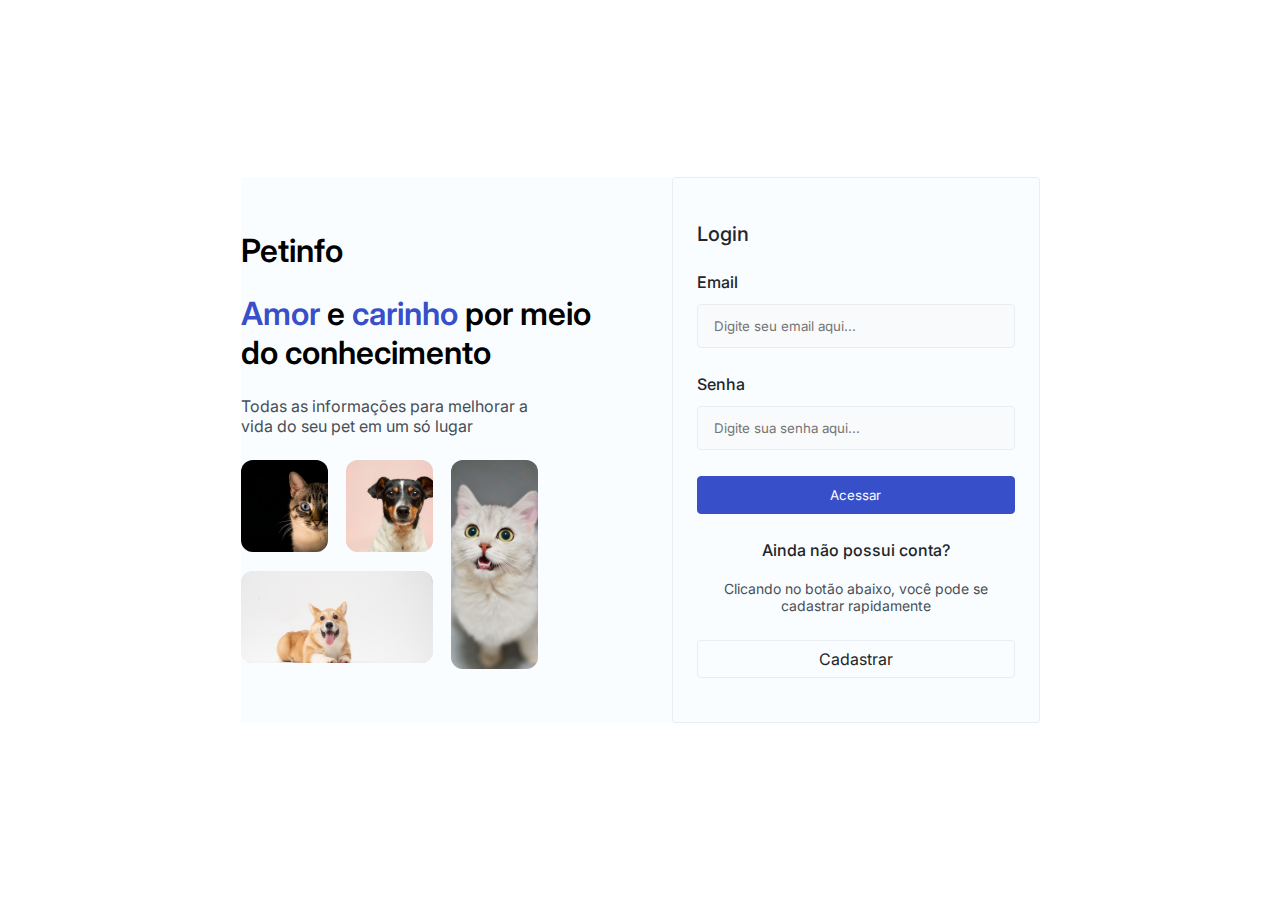
<file: index.html>
<!DOCTYPE html>

<html lang="pt-br">

<head>

    <meta charset="UTF-8">

    <meta http-equiv="X-UA-Compatible" content="IE=edge">

    <meta name="viewport" content="width=device-width, initial-scale=1.0">

    <!-- Global CSS -->
    <link rel="stylesheet" href="styles/globalStyles.css">
    <link rel="stylesheet" href="styles/titles.css">
    <link rel="stylesheet" href="styles/texts.css">
    <link rel="stylesheet" href="styles/form.css">
    <link rel="stylesheet" href="styles/spinner.css">

    <!-- Local CSS -->
    <link rel="stylesheet" href="pages/login/main.css">
    <link rel="stylesheet" href="pages/login/site-info.css">
    <link rel="stylesheet" href="pages/login/login-photos-container.css">
    <link rel="stylesheet" href="pages/login/login.css">
    <link rel="stylesheet" href="pages/login/login-form.css">
    <link rel="stylesheet" href="pages/login/login-register-container.css">
    
    <!-- Javascripts -->
    <script defer src="pages/login/form.js" type="module"></script>
    <script defer src="pages/login/login-localStorage.js" type="module"></script>

    <title>Petinfo - Login</title>

</head>

<body>

    <main class="main-container">

        <section class="site-info">
            <h1>Petinfo</h1>
            <h2><span class="brand100-text">Amor</span> e <span class="brand100-text">carinho</span> por meio do conhecimento</h2>
            <p class="description">Todas as informações para melhorar a vida do seu pet em um só lugar</p>

            <div class="photo-container">
                <div class="photos-1">
                    <div class="photos-1-container">
                        <img src="src/images/cat-1.svg" alt="gato">
                        <img src="src/images/dog-1.svg" alt="cão">
                    </div>
                    <img src="src/images/dog-2.svg" alt="cão">
                </div>

                <img src="src/images/cat-2.svg" alt="gato">
            </div>

        </section>

        <section class="login">

            <form class="account-form">
                <h4>Login</h4>

                <label for="email">Email</label>
                <input required="true" type="text" class="form-input email-input" name="input-form" id="email" placeholder="Digite seu email aqui...">
                <span class="alert100-text alert-span wrong-email">O email não está registrado</span>

                <label for="password">Senha</label>
                <input required="true" type="password" class="form-input password-input" name="input-form" id="password" placeholder="Digite sua senha aqui...">
                <span class="alert100-text alert-span wrong-password">A senha está incorreta</span>

                <button class="login-button" type="submit">Acessar</button>
            </form>

            <section class="register-container">
                <h5>Ainda não possui conta?</h5>
                <small>Clicando no botão abaixo, você pode se cadastrar rapidamente</small>
                <a class="register-link" href="pages/register/register.html" target="_self">Cadastrar</a> 
            </section>

        </section>
    </main>

</body>

</html>
</file>
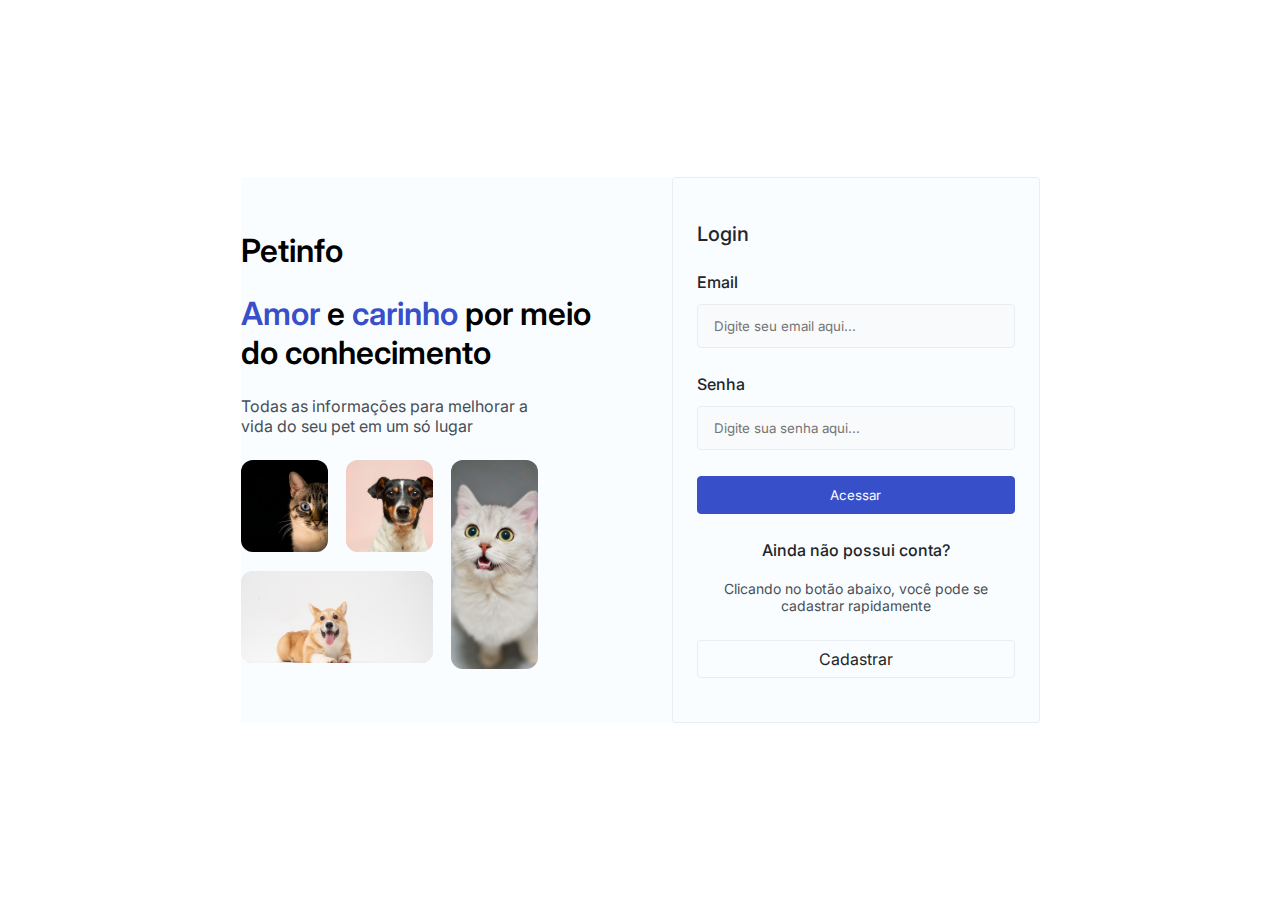
<file: home.html>
<!DOCTYPE html>

<html lang="pt-br">

<head>

    <meta charset="UTF-8">

    <meta http-equiv="X-UA-Compatible" content="IE=edge">

    <meta name="viewport" content="width=device-width, initial-scale=1.0">

    <!-- Global CSS -->
    <link rel="stylesheet" href="../../styles/globalStyles.css">
    <link rel="stylesheet" href="../../styles/titles.css">
    <link rel="stylesheet" href="../../styles/texts.css">
    <link rel="stylesheet" href="../../styles/form.css">
    <link rel="stylesheet" href="../../styles/modal.css">
    <link rel="stylesheet" href="../../styles/modal-buttons.css">
    <link rel="stylesheet" href="../../styles/pop-up.css">

    <!-- Local CSS -->
    <link rel="stylesheet" href="pages/home/home-body.css">
    <link rel="stylesheet" href="pages/home/home-header.css">
    <link rel="stylesheet" href="pages/home/navigation.css">
    <link rel="stylesheet" href="pages/home/dropdown.css">
    <link rel="stylesheet" href="pages/home/home-avatar-form.css">
    <link rel="stylesheet" href="pages/home/new-post.css">
    <link rel="stylesheet" href="pages/home/home-post.css">
    <link rel="stylesheet" href="pages/home/edit-delete.css">
    <link rel="stylesheet" href="pages/home/delete-modal.css">
    <link rel="stylesheet" href="pages/home/full-post-modal.css">

    <!-- Javascript -->
    <script defer src="pages/home/check-storage.js" type="module"></script>
    <script defer src="pages/home/user-button-events.js" type="module"></script>
    <script defer src="pages/home/home-create-post.js" type="module"></script>
    <script defer src="pages/home/home-render-post.js" type="module"></script>
    <script defer src="pages/home/postEvents.js" type="module"></script>

    <title>Document</title>

</head>

<body>

    <div class="container">
    <header class="site-header">
        <h3>Petinfo</h3>
        <nav class="user-nav">
            <button class="new-post">Criar publicação</button>
            <div class="avatar-dropdown">
                <button class="profile-button"><img class="avatar"></button>
                <span class="dropdown-container">
                </span>
            </div>
        </nav>
    </header>

    <main class="post-container">
        <h4>Feed</h4>
        <ul class="post-list"></ul>
    </main>

    </div>
</body>

</html>
</file>
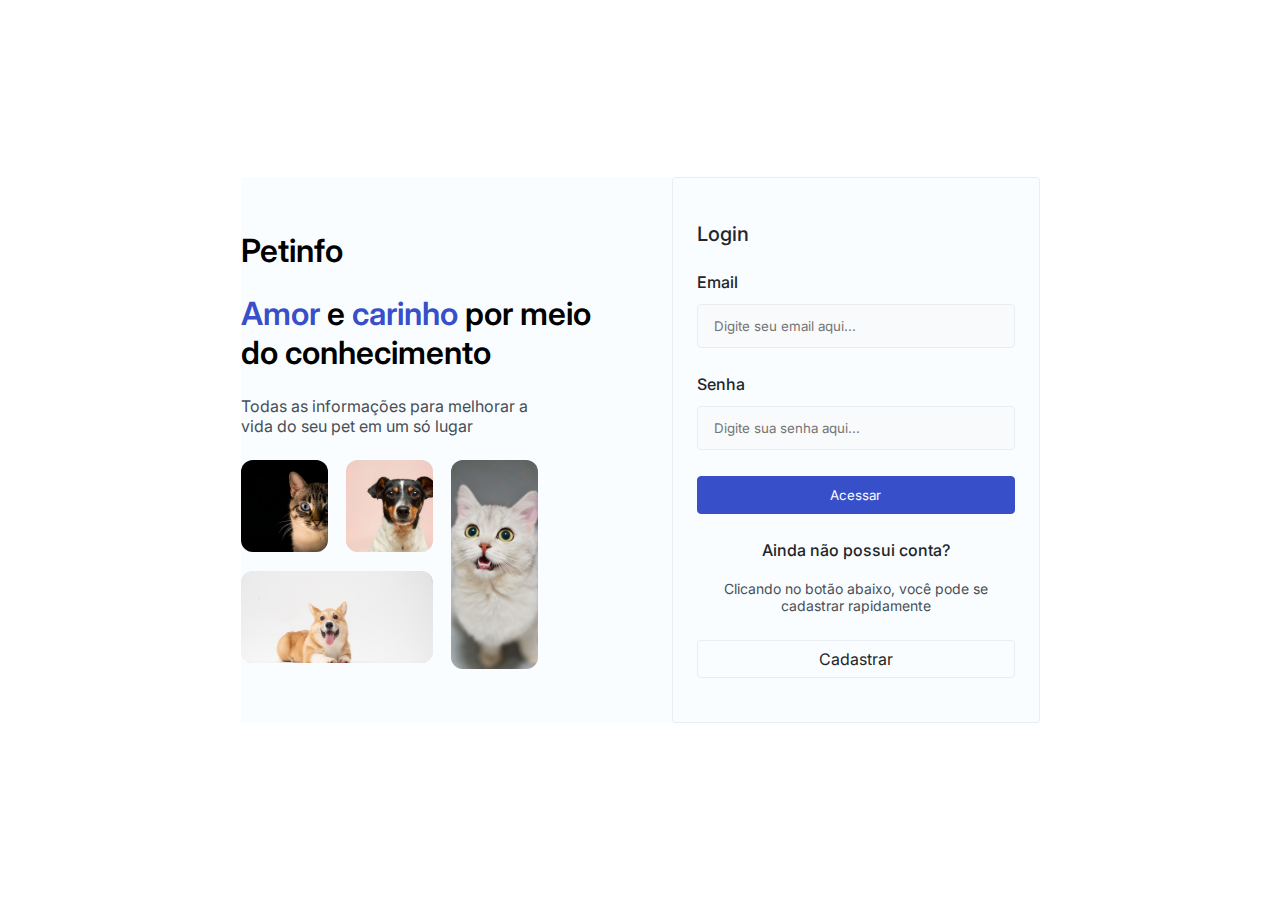
<file: pages/home/home.html>
<!DOCTYPE html>

<html lang="pt-br">

<head>

    <meta charset="UTF-8">

    <meta http-equiv="X-UA-Compatible" content="IE=edge">

    <meta name="viewport" content="width=device-width, initial-scale=1.0">

    <!-- Global CSS -->
    <link rel="stylesheet" href="../../styles/globalStyles.css">
    <link rel="stylesheet" href="../../styles/titles.css">
    <link rel="stylesheet" href="../../styles/texts.css">
    <link rel="stylesheet" href="../../styles/form.css">
    <link rel="stylesheet" href="../../styles/modal.css">
    <link rel="stylesheet" href="../../styles/modal-buttons.css">
    <link rel="stylesheet" href="../../styles/pop-up.css">

    <!-- Local CSS -->
    <link rel="stylesheet" href="home-body.css">
    <link rel="stylesheet" href="home-header.css">
    <link rel="stylesheet" href="navigation.css">
    <link rel="stylesheet" href="dropdown.css">
    <link rel="stylesheet" href="home-avatar-form.css">
    <link rel="stylesheet" href="new-post.css">
    <link rel="stylesheet" href="home-post.css">
    <link rel="stylesheet" href="edit-delete.css">
    <link rel="stylesheet" href="delete-modal.css">
    <link rel="stylesheet" href="full-post-modal.css">

    <!-- Javascript -->
    <script defer src="check-storage.js" type="module"></script>
    <script defer src="user-button-events.js" type="module"></script>
    <script defer src="home-create-post.js" type="module"></script>
    <script defer src="home-render-post.js" type="module"></script>
    <script defer src="postEvents.js" type="module"></script>

    <title>Document</title>

</head>

<body>

    <div class="container">
    <header class="site-header">
        <h3>Petinfo</h3>
        <nav class="user-nav">
            <button class="new-post">Criar publicação</button>
            <div class="avatar-dropdown">
                <button class="profile-button"><img class="avatar"></button>
                <span class="dropdown-container">
                </span>
            </div>
        </nav>
    </header>

    <main class="post-container">
        <h4>Feed</h4>
        <ul class="post-list"></ul>
    </main>

    </div>
</body>

</html>
</file>
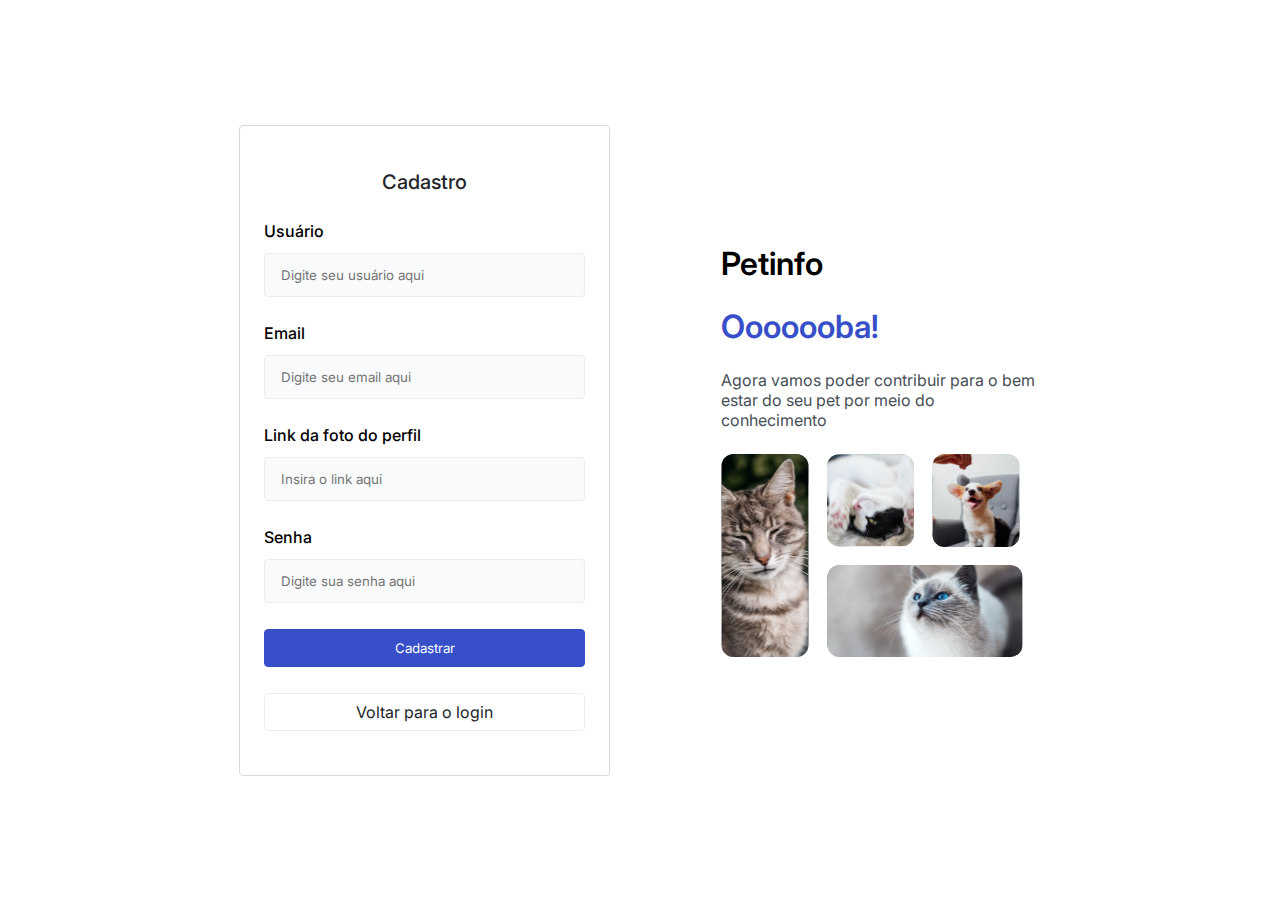
<file: pages/register/register.html>
<!DOCTYPE html>

<html lang="pt-br">

<head>

    <meta charset="UTF-8">

    <meta http-equiv="X-UA-Compatible" content="IE=edge">

    <meta name="viewport" content="width=device-width, initial-scale=1.0">

    <!-- Global CSS -->
    <link rel="stylesheet" href="../../styles/globalStyles.css">
    <link rel="stylesheet" href="../../styles/titles.css">
    <link rel="stylesheet" href="../../styles/texts.css">
    <link rel="stylesheet" href="../../styles/form.css">
    <link rel="stylesheet" href="../../styles/pop-up.css">

    <!-- Local CSS -->
    <link rel="stylesheet" href="register-body.css">
    <link rel="stylesheet" href="register-container.css">
    <link rel="stylesheet" href="register-main.css">
    <link rel="stylesheet" href="register-form.css">
    <link rel="stylesheet" href="candy-container.css">
    <link rel="stylesheet" href="register-photos-container.css">

    <!-- Javascript -->
    <script defer src="register-form.js" type="module"></script>

    <title>Document</title>

</head>

<body>

    <section class="container">

    <main class="register-main">
        <h4>Cadastro</h4>

        <form id="register-form">
            <label class="labels" for="username">Usuário</label>
            <input required="true" name="input-form" class="username-input" type="text" placeholder="Digite seu usuário aqui" id="username">
            
            <label class="labels" for="email">Email</label>
            <input required="true" name="input-form" class="email-input" type="email" placeholder="Digite seu email aqui" id="email">

            <label class="labels" for="avatar">Link da foto do perfil</label>
            <input required="true" name="input-form" class="avatar-input" type="url" placeholder="Insira o link aqui" id="avatar">

            <label class="labels" for="password">Senha</label>
            <input required="true" name="input-form" class="password-input" type="password" placeholder="Digite sua senha aqui" id="password">

            <button class="submit-register" type="submit" form="register-form">Cadastrar</button>
        </form>

        <a class="login-anchor" href="../../index.html" target="_self">Voltar para o login</a>
    </main>

    <div class="candy-container">
        <h1>Petinfo</h1>

        <h2><span class="brand100-text">Ooooooba!</span></h2>

        <p>Agora vamos poder contribuir para o bem estar do seu pet por meio do conhecimento</p>

        <section class="photos-container">
            <img src="../../src/images/cat-3.svg" alt="gato">

            <div class="side-container">
                <div class="pair-photos">
                    <img src="../../src/images/cat-4.svg" alt="gato">
                    <img src="../../src/images/dog-3.svg" alt="cão">
                </div>
                <img src="../../src/images/cat-5.svg" alt="gato">
            </div>
        </section>
    </div>

    </section>
    
</body>

</html>
</file>
<file: styles/globalStyles.css>
@import url('https://fonts.googleapis.com/css2?family=Inter:wght@100;200;300;400;500;600;700;800;900&display=swap');

* {
  margin: 0;
  padding: 0;
  box-sizing: border-box;
  font-family: "Inter", "sans-serif";
}

html {
  height: 100%;
}

:root {
  --brand100: hsl(230, 57%, 50%);
  --brand200: hsl(230, 68%, 54%);
  --grey100: hsl(210, 11%, 15%);
  --grey200: hsl(210, 10%, 23%);
  --grey300: hsl(210, 9%, 31%);
  --grey400: hsl(210, 7%, 56%);
  --grey500: hsl(210, 11%, 71%);
  --grey600: hsl(210, 16%, 93%);
  --grey700: hsl(210, 17%, 95%);
  --grey800: hsl(210, 17%, 98%);
  --grey900: hsl(200, 100%, 99%);
  --grey-background: hsla(0, 0%, 12%, 0.5);
  --alert100: hsl(349, 57%, 50%);
  --alert200: hsl(349, 69%, 55%);
  --sucess100: hsl(162, 88%, 26%);

  --font-size-1: 2rem; /* 32px */
  --font-size-2: 1.5rem; /* 24px */
  --font-size-3: 1.25rem; /* 20px */
  --font-size-4: 1rem; /* 16px */
  --font-size-5: 0.875rem; /* 14px */

  --font-weight-1: 700;
  --font-weight-2: 600;
  --font-weight-3: 500;
  --font-weight-4: 400;

  --radius-16: 1rem;
  --radius-8: 0.5rem;
  --radius-4: 0.25rem;
}

button {
  cursor: pointer;
}
</file>
<file: styles/titles.css>
h1 {
    font-size: var(--font-size-1);
    font-weight: var(--font-weight-2);
    color: var(--gray100);
}

h2 {
    font-size: var(--font-size-1);
    font-weight: var(--font-weight-2);
    color: var(--gray100);
}

h3 {
    font-size: var(--font-size-2);
    font-weight: var(--font-weight-2);
    color: var(--gray100);
}

h4 {
    font-size: var(--font-size-3);
    font-weight: var(--font-weight-3);
    color: var(--grey100);
}

h5 {
    font-size: var(--font-size-4);
    font-weight: var(--font-weight-3);
    color: var(--grey100);
}

h6 {
    font-size: var(--font-size-5);
    font-weight: var(--font-weight-3);
    color: var(--gray100);
}
</file>
<file: styles/texts.css>
.brand100-text {
    color: var(--brand100);
}

.alert100-text {
    color: var(--alert100);
}

p {
    color: var(--grey300);
    font-size: var(--font-size-4);
    font-weight: var(--font-weight-4);
}

small {
    color: var(--grey300);
    font-size: var(--font-size-5);
    font-weight: var(--font-weight-4);
}
</file>
<file: styles/form.css>
label {
    font-size: var(--font-size-4);
    font-weight: var(--font-weight-3);
}

input {
    height: 44px;
    padding: 0px 16px;
    background-color: var(--grey800);
    border: 1px solid var(--grey600);
    border-radius: var(--radius-4);
}

textarea {
    padding: 10px 16px;
    background-color: var(--grey800);
    border: 1px solid var(--grey600);
    border-radius: var(--radius-4);
}

.wrong-input {
    border-color: var(--alert100);
}
</file>
<file: styles/spinner.css>
.main-container-spinner {
    width: 20px;
    height: 20px;
    border-top: 3px solid var(--grey500);
    border-right: 3px solid transparent;
    border-left: 3px solid transparent;
    border-bottom: 3px solid var(--grey500);
    border-radius: 50%;
    animation-name: spinner;
    animation-duration: 3000ms;
    animation-iteration-count: infinite;
}

@keyframes spinner {
    0% {
        transform: rotate(0deg);
      }
      100% {
        transform: rotate(360deg);
      }
}
</file>
<file: pages/login/main.css>
body {
    height: 100%;
    display: flex;
    justify-content: center;
    align-items: center;
}

main {
    background-color: var(--grey900);
    display: flex;
    flex-direction: row;
    align-items: center;
    gap: 40px;
}
</file>
<file: pages/login/site-info.css>
.site-info {
    width: 391px;
    display: flex;
    flex-direction: column;
    gap: 24px;
}

.description {
    width: 320px;
}
</file>
<file: pages/login/login-photos-container.css>
.photo-container {
    display: flex;
    flex-direction: row;
    gap: 18px;
}

.photos-1-container {
    display: flex;
    gap: 18px;
}

.photos-1 {
    display: flex;
    flex-direction: column;
    gap: 19px;
}
</file>
<file: pages/login/login.css>
.login {
    width: 368px;
    position: relative;
    padding: 44px 24px;
    background-color: var(--grey900);
    border: 1px solid var(--grey600);
    border-radius: var(--radius-4);
    display: flex;
    flex-direction: column;
}

label {
    font-size: var(--font-size-4);
    font-weight: var(--font-weight-3);
    color: var(--grey100);
}
</file>
<file: pages/login/login-form.css>
.account-form {
    display: flex;
    flex-direction: column;
}

label {
    margin-top: 26px;
}

input {
    margin-top: 12px;
}

.alert-span {
    font-size: var(--font-size-5);
    font-weight: var(--font-weight-4);
    margin-top: 12px;
}

.wrong-email, .wrong-password {
    display: none;
}

.login-button {
    display: flex;
    justify-content: center;
    align-items: center;
    height: 38px;
    margin-top: 26px;
    color: var(--grey900);
    background-color: var(--brand100);
    border: 1px solid var(--brand100);
    border-radius: var(--radius-4);
    padding: 0px 16px;
}
</file>
<file: pages/login/login-register-container.css>
.register-container {
    display: flex;
    flex-direction: column;
    justify-content: center;
    align-items: center;
    text-align: center;
    margin-top: 26px;
    gap: 20px;
}

.register-link {
    width: 100%;
    height: 38px;
    margin-top: 6px;
    text-decoration: none;
    color: var(--grey100);
    border: 1px solid var(--grey600);
    border-radius: var(--radius-4);
    display: flex;
    align-items: center;
    justify-content: center;
}
</file>
<file: styles/modal.css>
.modal-background {
    width: 100%;
    height: 100%;
    position: fixed;
    padding-top: 5rem;
    background-color: var(--grey-background);
    top: 0;
    left: 0;
}

.modal-container {
    width: 800px;
    display: flex;
    flex-direction: column;
    position: relative;
    margin: 0 auto;
    background-color: var(--grey900);
    padding: 32px 24px;
    border-radius: var(--radius-8);
}

.modal-header {
    display: flex;
    flex-direction: row;
    justify-content: space-between;
    align-items: center;
    margin-bottom: 80px;
}

.close-modal {
    height: 32px;
    background-color: hsla(210, 16%, 93%, 1);
    border: 1px solid hsla(210, 16%, 93%, 1);
    border-radius: var(--radius-4);
    padding: 4px 14px;
    color: hsla(210, 7%, 56%, 1);
}
</file>
<file: styles/modal-buttons.css>
.button-container {
    display: flex;
    gap: 16px;
    justify-content: end;
}

.confirm {
    height: 38px;
    padding: 0px 16px;
    background-color: var(--brand100);
    border: 1px solid var(--brand100);
    border-radius: var(--radius-4);
    color: var(--grey900);
}


.alert {
    height: 38px;
    padding: 0px 16px;
    background-color: var(--alert100);
    border: 1px solid var(--alert100);
    border-radius: var(--radius-4);
    color: var(--grey900);
}

.cancel {
    height: 38px;
    padding: 0px 16px;
    background-color: var(--grey600);
    border: 1px solid var(--grey600);
    border-radius: var(--radius-4);
    color: var(--grey400);
}
</file>
<file: styles/pop-up.css>
.pop-up {
    max-width: 300px;
    display: flex;
    flex-direction: column;
    position: fixed;
    right: 15px;
    animation-name: showHidePopUp;
    animation-duration: 5000ms;
    animation-timing-function: ease-in-out;
    box-shadow: 0px 4px 30px -12px rgba(0, 0, 0, 0.1);
    border-radius: var(--radius-4);
    background-color: var(--grey900);
    gap: 17px;
    padding: 21px 32px;
}

@keyframes showHidePopUp {
    0% { bottom: -300px }
    25% { bottom: 28px }
    50% { bottom: 28px }
    75% { bottom: 28px}
    100% { bottom: -300px}
}

.pop-up-header {
    display: flex;
    flex-direction: row;
    align-items: center;
    gap: 12px;
}

.check-container, .x-container {
    display: flex;
    align-items: center;
    justify-content: center;
    width: 24px;
    height: 24px;
    border-radius: 100%;
}

.check-container {
    background-color: green;
}

.x-container {
    background-color: red;
}

.check-mark, .x-mark {
    width: 15px;
    height: 15px;
}
</file>
<file: pages/home/home-body.css>
html {
    height: 100%;
}

body {
    height: 100%;
}

.container {
    width: 800px;
    display: flex;
    flex-direction: column;
    justify-content: center;
    margin: 0 auto;
    padding: 64px 0px;
}
</file>
<file: pages/home/home-header.css>
.site-header {
    display: flex;
    align-items: center;
    justify-content: space-between;
}

.avatar {
    width: 41px;
    height: 41px;
    border-radius: 100%;
    border: 1px solid var(--brand100);
}
</file>
<file: pages/home/navigation.css>
.user-nav {
    max-width: 300px;
    display: flex;
    align-items: center;
    gap: 12px;
}

.new-post {
    height: 41px;
    color: var(--grey900);
    background-color: var(--brand100);
    border: 1px solid var(--brand100);
    border-radius: var(--radius-4);
    padding: 0px 16px;
}
</file>
<file: pages/home/dropdown.css>
.profile-button {
    width: 41px;
    height: 41px;
    border-radius: 100%;
    display: flex;
    align-items: center;
    justify-content: center;
    box-sizing: border-box;
}

.avatar-dropdown {
    position: relative;
}

.dropdown-container {
    display: flex;
    flex-direction: column;
    align-items: flex-end;
    position: absolute;
    right: 0;
}

.dropdown {
    min-width: 150px;
    display: flex;
    flex-direction: column;
    margin-top: 5px;
    list-style: none;
    overflow: hidden;
    text-align: center;
}

.dropdown-item {
    width: 100%;
    padding: 5px;
    cursor: pointer;
    border: 1px solid var(--grey600);
    border-radius: var(--radius-4);
    background-color: var(--grey900);
}

.dropdown-item:hover {
    transition: 0.2s;
    background-color: var(--grey400);
}
</file>
<file: pages/home/home-avatar-form.css>
#avatar-change-form {
    display: flex;
    flex-direction: column;
}

#avatar-change-form > label {
    margin-bottom: 12px;
}

#avatar-change-form > input {
    margin-bottom: 46px;
}
</file>
<file: pages/home/new-post.css>
#new-post-form {
    display: flex;
    flex-direction: column;
    gap: 12px;
}

.post-content-textarea {
    height: 120px;
    resize: none;
}

.post-content-textarea::placeholder {
    position: absolute;
    top: 10px;
}
</file>
<file: pages/home/home-post.css>
.post-container {
    margin-top: 76px;
}

.post-list {
    display: flex;
    flex-direction: column;
    gap: 64px;
    margin-top: 35px;
    list-style: none;
}

.post-card {
    display: flex;
    flex-direction: column;
    gap: 20px;
}

.card-header {
    display: flex;
    flex-direction: row;
    justify-content: space-between;
    align-items: center;
}

.user-info {
    display: flex;
    flex-direction: row;
    align-items: center;
    gap: 12px;
}

.avatar-post {
    width: 32px;
    height: 32px;
    border-radius: 100%;
}

.separator {
    width: 8px;
    height: 30px;
    display: flex;
    align-items: center;
    justify-content: center;
    color: var(--grey600);
}

.post-title {
    margin-top: 9px;
}

.post-content {
    display: -webkit-box;
    -webkit-line-clamp: 3;
    -webkit-box-orient: vertical;
    overflow: hidden;
}

.full-post {
    width: 152px;
    background-color: var(--grey900);
    border: none;
    color: var(--brand100);
    font-size: var(--font-size-4);
    font-weight: var(--weight-3);
}
</file>
<file: pages/home/edit-delete.css>
.edit-delete-container {
    display: flex;
    flex-direction: row;
    gap: 12px;
}

.edit-button {
    height: 32px;
    background-color: var(--grey900);
    border: 1px solid var(--grey600);
    border-radius: var(--radius-4);
    padding: 0px 8px;
    color: var(--grey100);
}

.delete-button {
    height: 32px;
    background-color: var(--grey900);
    border: 1px solid var(--grey700);
    border-radius: var(--radius-4);
    padding: 0px 8px;
    color: var(--grey400);
}
</file>
<file: pages/home/delete-modal.css>
.delete-alert {
    display: flex;
    flex-direction: column;
    gap: 16px;
}

.delete-alert > p {
    margin-bottom: 30px;
}
</file>
<file: pages/home/full-post-modal.css>
.full-post-container {
    display: flex;
    flex-direction: column;
    gap: 20px;
}
</file>
<file: pages/register/register-body.css>
body {
    min-height: 100%;
    display: flex;
    flex-direction: column;
    justify-content: center;
}
</file>
<file: pages/register/register-container.css>
.container {
    display: flex;
    flex-direction: row;
    align-items: center;
    gap: 111px;
    margin: 0 auto;
}
</file>
<file: pages/register/register-main.css>
.register-main {
    display: flex;
    flex-direction: column;
    align-items: center;
    padding: 44px 24px;
    border: 1px solid hsla(0, 0%, 85%, 1);
    border-radius: var(--radius-4);
}

.login-anchor {
    width: 100%;
    height: 38px;
    margin-top: 26px;
    text-decoration: none;
    color: var(--grey100);
    border: 1px solid var(--grey600);
    border-radius: var(--radius-4);
    display: flex;
    align-items: center;
    justify-content: center;
}
</file>
<file: pages/register/register-form.css>
#register-form {
    display: flex;
    flex-direction: column;
    margin-top: 27px;
}

.labels {
    margin-bottom: 12px;
}

input {
    width: 321px;
    margin-bottom: 26px;
}

button {
    height: 38px;
    color: var(--grey900);
    background-color: var(--brand100);
    border: 1px solid var(--brand100);
    border-radius: var(--radius-4);
    padding: 0px 16px;
}
</file>
<file: pages/register/candy-container.css>
.candy-container {
    width: 320px;
    display: flex;
    flex-direction: column;
    gap: 24px;
}
</file>
<file: pages/register/register-photos-container.css>
.photos-container {
    display: flex;
    flex-direction: row;
    gap: 18px;
}

.side-container {
    display: flex;
    flex-direction: column;
    gap: 18px;
}

.pair-photos {
    display: flex;
    flex-direction: row;
    gap: 18px;
}
</file>
